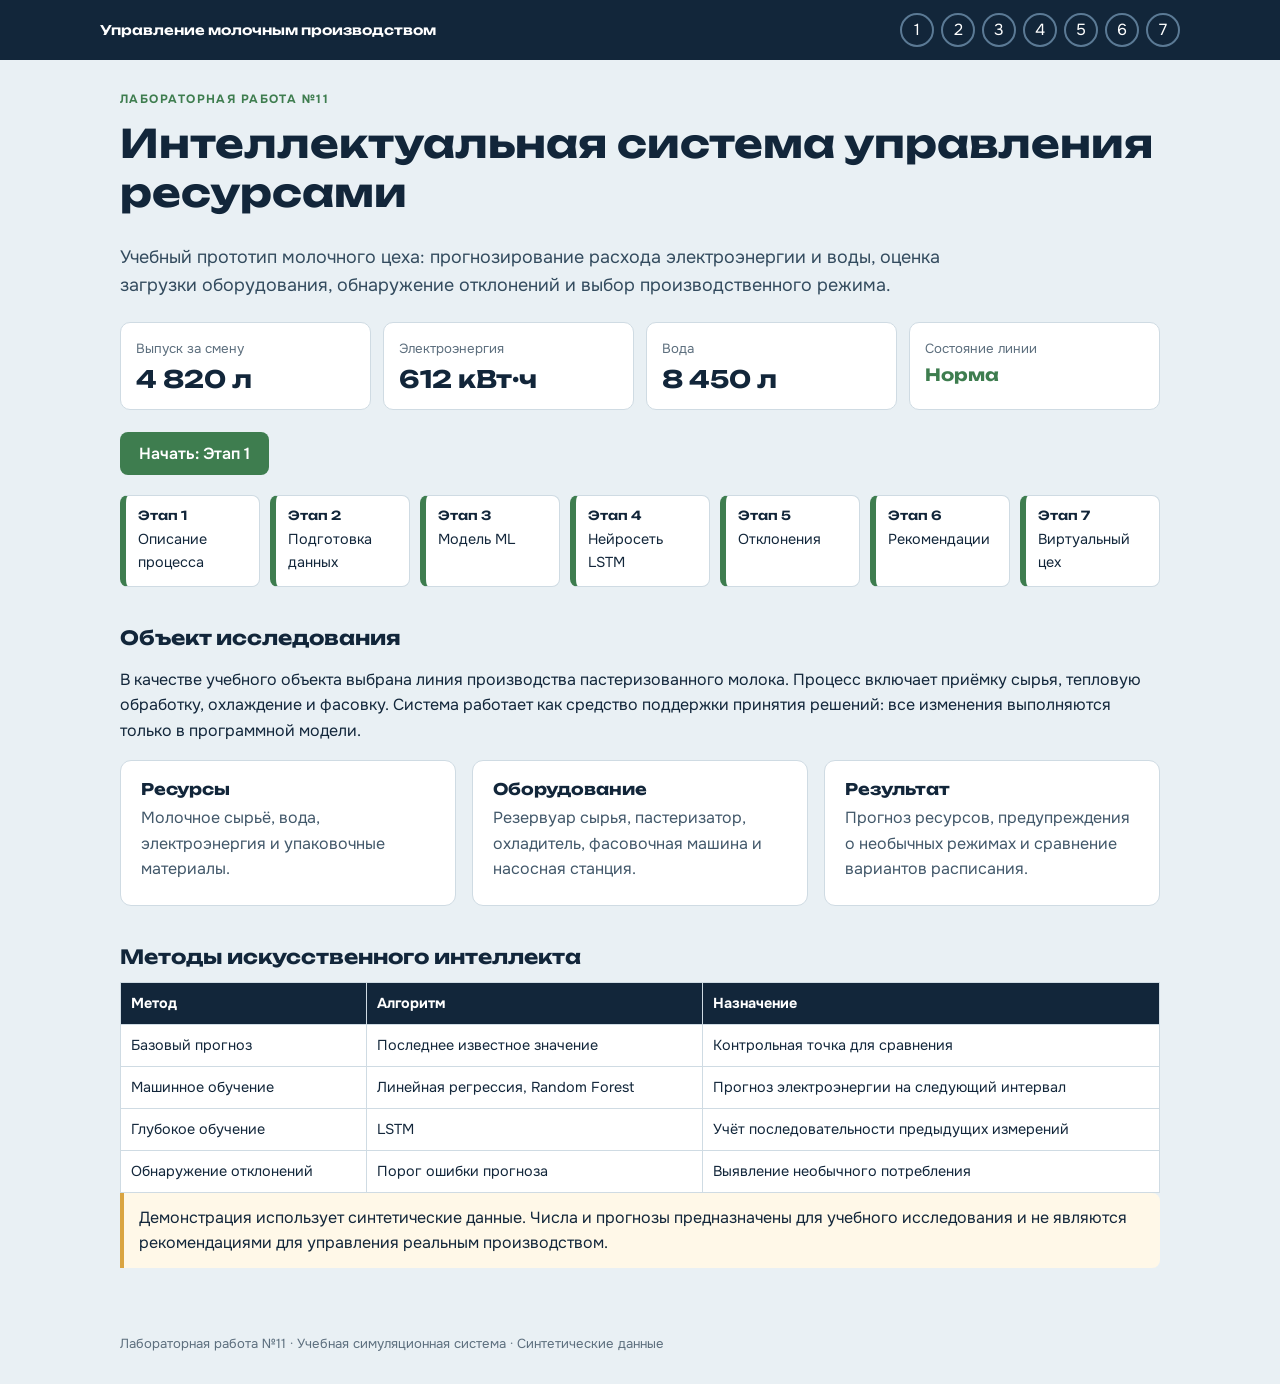
<file: index.html>
<!doctype html><html lang="ru"><head><meta charset="utf-8"><meta name="viewport" content="width=device-width,initial-scale=1"><title>Интеллектуальное управление молочным производством</title><link rel="preconnect" href="https://fonts.googleapis.com"><link rel="stylesheet" href="https://fonts.googleapis.com/css2?family=Onest:wght@400;600;700&family=Unbounded:wght@500;700&display=swap&subset=cyrillic"><link rel="stylesheet" href="style.css"></head><body><header class="top"><nav class="steps" aria-label="Этапы"><a class="home" href="index.html">Управление молочным производством</a><a class="s" href="stage1.html" title="Процесс">1</a><a class="s" href="stage2.html" title="Данные">2</a><a class="s" href="stage3.html" title="ML">3</a><a class="s" href="stage4.html" title="LSTM">4</a><a class="s" href="stage5.html" title="Отклонения">5</a><a class="s" href="stage6.html" title="Рекомендации">6</a><a class="s" href="stage7.html" title="Виртуальный цех">7</a></nav></header><main><div class="eyebrow">Лабораторная работа №11</div><h1>Интеллектуальная система управления ресурсами</h1><p class="lead">Учебный прототип молочного цеха: прогнозирование расхода электроэнергии и воды, оценка загрузки оборудования, обнаружение отклонений и выбор производственного режима.</p>
<div class="kpis"><div class="kpi"><span>Выпуск за смену</span><strong>4 820 л</strong></div><div class="kpi"><span>Электроэнергия</span><strong>612 кВт·ч</strong></div><div class="kpi"><span>Вода</span><strong>8 450 л</strong></div><div class="kpi"><span>Состояние линии</span><strong style="font-size:1.05rem;color:#3E7D4F">Норма</strong></div></div>
<a class="btn" href="stage1.html">Начать: Этап 1</a>
<div class="map"><a href="stage1.html"><b>Этап 1</b>Описание процесса</a><a href="stage2.html"><b>Этап 2</b>Подготовка данных</a><a href="stage3.html"><b>Этап 3</b>Модель ML</a><a href="stage4.html"><b>Этап 4</b>Нейросеть LSTM</a><a href="stage5.html"><b>Этап 5</b>Отклонения</a><a href="stage6.html"><b>Этап 6</b>Рекомендации</a><a href="stage7.html"><b>Этап 7</b>Виртуальный цех</a></div>
<h2>Объект исследования</h2><p>В качестве учебного объекта выбрана линия производства пастеризованного молока. Процесс включает приёмку сырья, тепловую обработку, охлаждение и фасовку. Система работает как средство поддержки принятия решений: все изменения выполняются только в программной модели.</p>
<div class="grid"><div class="box"><h3>Ресурсы</h3><p>Молочное сырьё, вода, электроэнергия и упаковочные материалы.</p></div><div class="box"><h3>Оборудование</h3><p>Резервуар сырья, пастеризатор, охладитель, фасовочная машина и насосная станция.</p></div><div class="box"><h3>Результат</h3><p>Прогноз ресурсов, предупреждения о необычных режимах и сравнение вариантов расписания.</p></div></div>
<h2>Методы искусственного интеллекта</h2><div class="scroll"><table class="tbl"><tr><th>Метод</th><th>Алгоритм</th><th>Назначение</th></tr><tr><td>Базовый прогноз</td><td>Последнее известное значение</td><td>Контрольная точка для сравнения</td></tr><tr><td>Машинное обучение</td><td>Линейная регрессия, Random Forest</td><td>Прогноз электроэнергии на следующий интервал</td></tr><tr><td>Глубокое обучение</td><td>LSTM</td><td>Учёт последовательности предыдущих измерений</td></tr><tr><td>Обнаружение отклонений</td><td>Порог ошибки прогноза</td><td>Выявление необычного потребления</td></tr></table></div>
<div class="note">Демонстрация использует синтетические данные. Числа и прогнозы предназначены для учебного исследования и не являются рекомендациями для управления реальным производством.</div>
</main><footer>Лабораторная работа №11 · Учебная симуляционная система · Синтетические данные</footer><script src="app.js"></script></body></html>
</file>
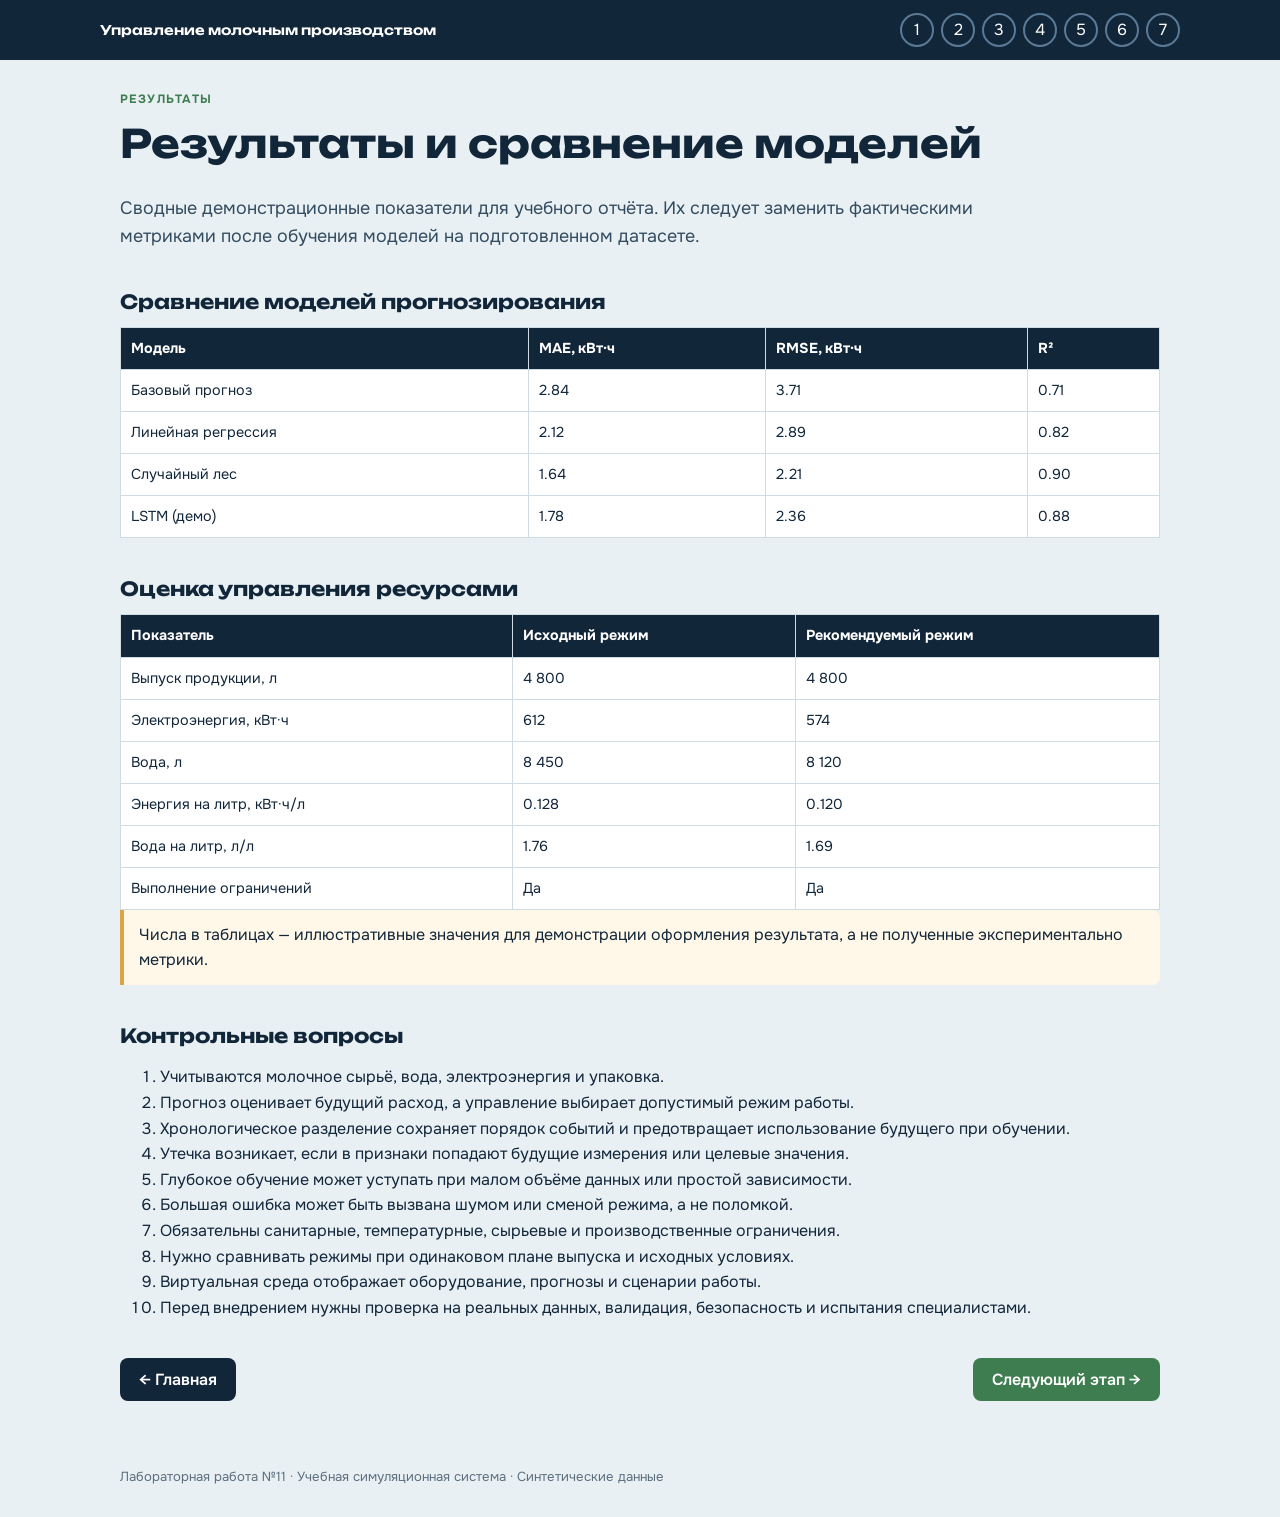
<file: results.html>
<!doctype html><html lang="ru"><head><meta charset="utf-8"><meta name="viewport" content="width=device-width,initial-scale=1"><title>Результаты эксперимента</title><link rel="preconnect" href="https://fonts.googleapis.com"><link rel="stylesheet" href="https://fonts.googleapis.com/css2?family=Onest:wght@400;600;700&family=Unbounded:wght@500;700&display=swap&subset=cyrillic"><link rel="stylesheet" href="style.css"></head><body><header class="top"><nav class="steps" aria-label="Этапы"><a class="home" href="index.html">Управление молочным производством</a><a class="s " href="stage1.html" title="Процесс">1</a><a class="s " href="stage2.html" title="Данные">2</a><a class="s " href="stage3.html" title="ML">3</a><a class="s " href="stage4.html" title="LSTM">4</a><a class="s " href="stage5.html" title="Отклонения">5</a><a class="s " href="stage6.html" title="Рекомендации">6</a><a class="s " href="stage7.html" title="Виртуальный цех">7</a></nav></header><main><div class="eyebrow">Результаты</div><h1>Результаты и сравнение моделей</h1><p class="lead">Сводные демонстрационные показатели для учебного отчёта. Их следует заменить фактическими метриками после обучения моделей на подготовленном датасете.</p>
<h2>Сравнение моделей прогнозирования</h2><div class="scroll"><table class="tbl"><tr><th>Модель</th><th>MAE, кВт·ч</th><th>RMSE, кВт·ч</th><th>R²</th></tr><tr><td>Базовый прогноз</td><td>2.84</td><td>3.71</td><td>0.71</td></tr><tr><td>Линейная регрессия</td><td>2.12</td><td>2.89</td><td>0.82</td></tr><tr><td>Случайный лес</td><td>1.64</td><td>2.21</td><td>0.90</td></tr><tr><td>LSTM (демо)</td><td>1.78</td><td>2.36</td><td>0.88</td></tr></table></div>
<h2>Оценка управления ресурсами</h2><div class="scroll"><table class="tbl"><tr><th>Показатель</th><th>Исходный режим</th><th>Рекомендуемый режим</th></tr><tr><td>Выпуск продукции, л</td><td>4 800</td><td>4 800</td></tr><tr><td>Электроэнергия, кВт·ч</td><td>612</td><td>574</td></tr><tr><td>Вода, л</td><td>8 450</td><td>8 120</td></tr><tr><td>Энергия на литр, кВт·ч/л</td><td>0.128</td><td>0.120</td></tr><tr><td>Вода на литр, л/л</td><td>1.76</td><td>1.69</td></tr><tr><td>Выполнение ограничений</td><td>Да</td><td>Да</td></tr></table></div>
<div class="note">Числа в таблицах — иллюстративные значения для демонстрации оформления результата, а не полученные экспериментально метрики.</div>
<h2>Контрольные вопросы</h2><ol><li>Учитываются молочное сырьё, вода, электроэнергия и упаковка.</li><li>Прогноз оценивает будущий расход, а управление выбирает допустимый режим работы.</li><li>Хронологическое разделение сохраняет порядок событий и предотвращает использование будущего при обучении.</li><li>Утечка возникает, если в признаки попадают будущие измерения или целевые значения.</li><li>Глубокое обучение может уступать при малом объёме данных или простой зависимости.</li><li>Большая ошибка может быть вызвана шумом или сменой режима, а не поломкой.</li><li>Обязательны санитарные, температурные, сырьевые и производственные ограничения.</li><li>Нужно сравнивать режимы при одинаковом плане выпуска и исходных условиях.</li><li>Виртуальная среда отображает оборудование, прогнозы и сценарии работы.</li><li>Перед внедрением нужны проверка на реальных данных, валидация, безопасность и испытания специалистами.</li></ol>
<div class="nav"><a class="btn alt" href="index.html">← Главная</a><a class="btn" href="stage1.html">Следующий этап →</a></div></main><footer>Лабораторная работа №11 · Учебная симуляционная система · Синтетические данные</footer><script src="app.js"></script></body></html>
</file>
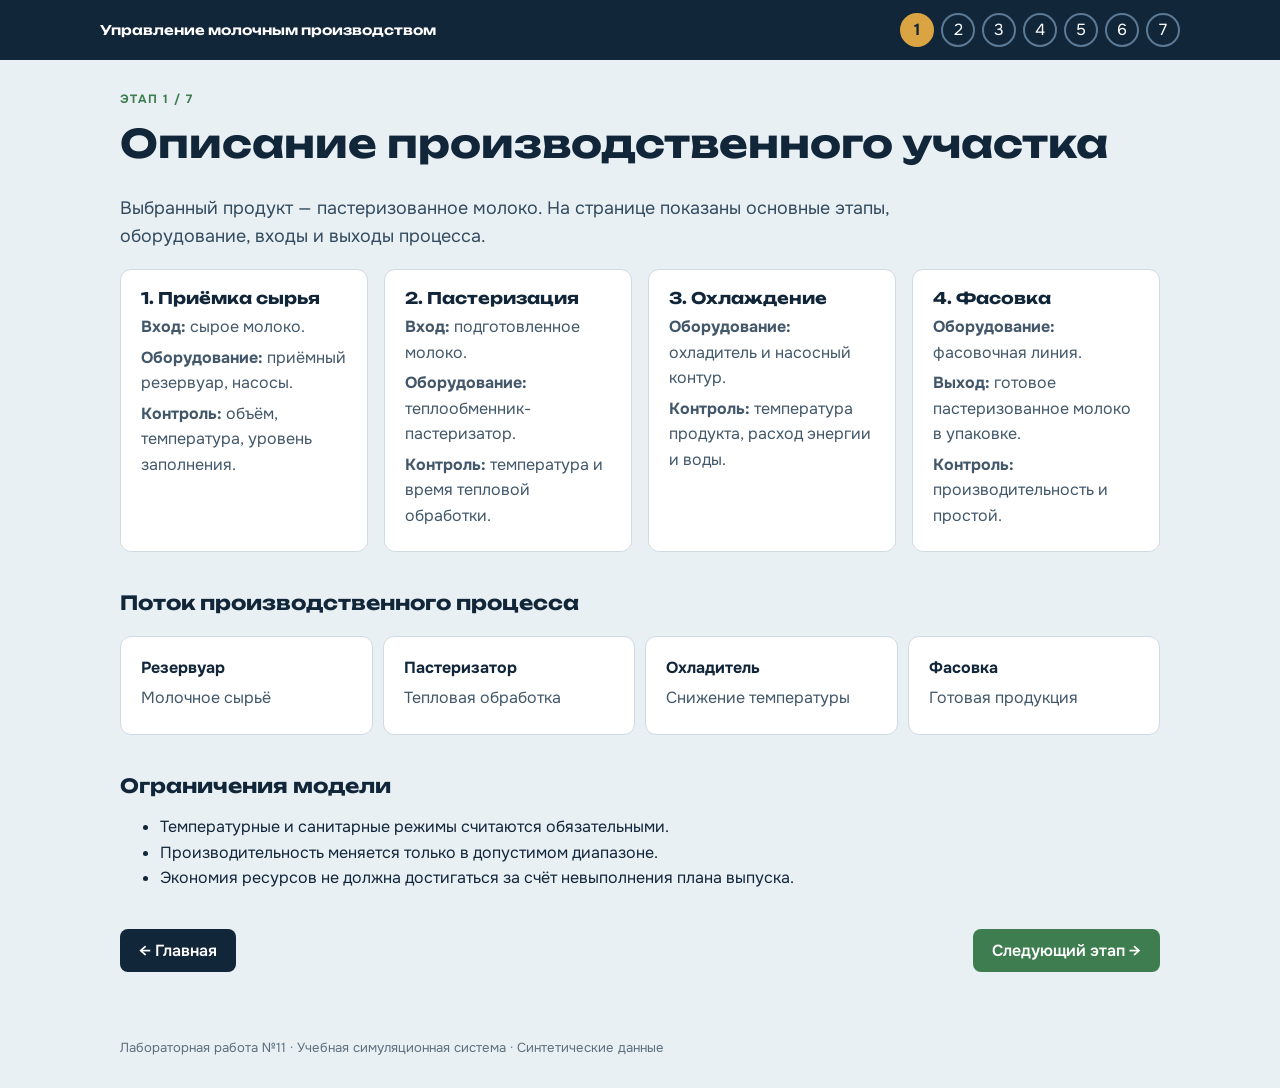
<file: stage1.html>
<!doctype html><html lang="ru"><head><meta charset="utf-8"><meta name="viewport" content="width=device-width,initial-scale=1"><title>Этап 1 — Производственный процесс</title><link rel="preconnect" href="https://fonts.googleapis.com"><link rel="stylesheet" href="https://fonts.googleapis.com/css2?family=Onest:wght@400;600;700&family=Unbounded:wght@500;700&display=swap&subset=cyrillic"><link rel="stylesheet" href="style.css"></head><body><header class="top"><nav class="steps" aria-label="Этапы"><a class="home" href="index.html">Управление молочным производством</a><a class="s on" href="stage1.html" title="Процесс">1</a><a class="s " href="stage2.html" title="Данные">2</a><a class="s " href="stage3.html" title="ML">3</a><a class="s " href="stage4.html" title="LSTM">4</a><a class="s " href="stage5.html" title="Отклонения">5</a><a class="s " href="stage6.html" title="Рекомендации">6</a><a class="s " href="stage7.html" title="Виртуальный цех">7</a></nav></header><main><div class="eyebrow">Этап 1 / 7</div><h1>Описание производственного участка</h1><p class="lead">Выбранный продукт — пастеризованное молоко. На странице показаны основные этапы, оборудование, входы и выходы процесса.</p>
<div class="grid"><div class="box"><h3>1. Приёмка сырья</h3><p><b>Вход:</b> сырое молоко.</p><p><b>Оборудование:</b> приёмный резервуар, насосы.</p><p><b>Контроль:</b> объём, температура, уровень заполнения.</p></div><div class="box"><h3>2. Пастеризация</h3><p><b>Вход:</b> подготовленное молоко.</p><p><b>Оборудование:</b> теплообменник-пастеризатор.</p><p><b>Контроль:</b> температура и время тепловой обработки.</p></div><div class="box"><h3>3. Охлаждение</h3><p><b>Оборудование:</b> охладитель и насосный контур.</p><p><b>Контроль:</b> температура продукта, расход энергии и воды.</p></div><div class="box"><h3>4. Фасовка</h3><p><b>Оборудование:</b> фасовочная линия.</p><p><b>Выход:</b> готовое пастеризованное молоко в упаковке.</p><p><b>Контроль:</b> производительность и простой.</p></div></div>
<h2>Поток производственного процесса</h2><div class="map"><div class="box"><b>Резервуар</b><p>Молочное сырьё</p></div><div class="box"><b>Пастеризатор</b><p>Тепловая обработка</p></div><div class="box"><b>Охладитель</b><p>Снижение температуры</p></div><div class="box"><b>Фасовка</b><p>Готовая продукция</p></div></div>
<h2>Ограничения модели</h2><ul><li>Температурные и санитарные режимы считаются обязательными.</li><li>Производительность меняется только в допустимом диапазоне.</li><li>Экономия ресурсов не должна достигаться за счёт невыполнения плана выпуска.</li></ul>
<div class="nav"><a class="btn alt" href="index.html">← Главная</a><a class="btn" href="stage2.html">Следующий этап →</a></div></main><footer>Лабораторная работа №11 · Учебная симуляционная система · Синтетические данные</footer><script src="app.js"></script></body></html>
</file>
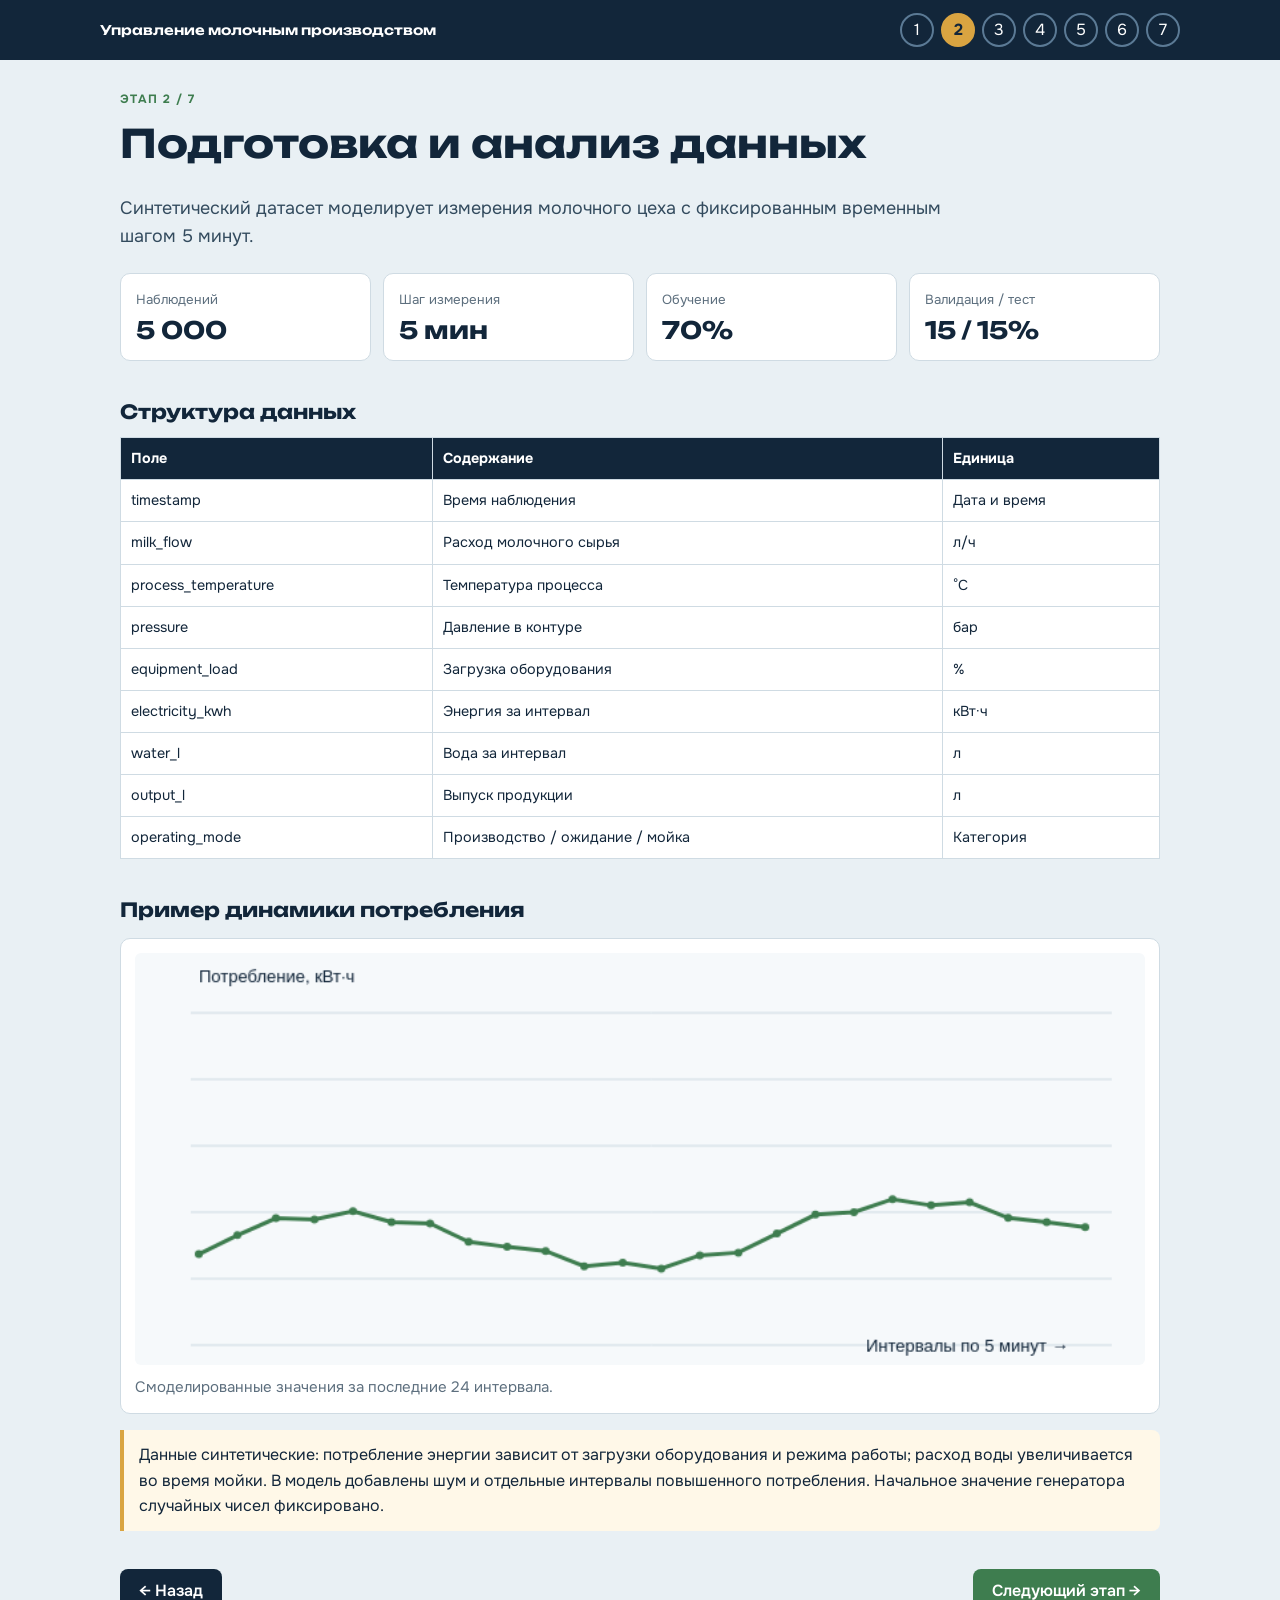
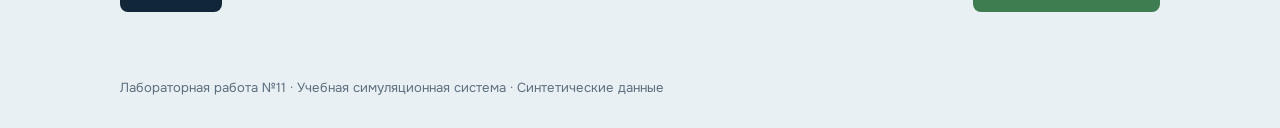
<file: stage2.html>
<!doctype html><html lang="ru"><head><meta charset="utf-8"><meta name="viewport" content="width=device-width,initial-scale=1"><title>Этап 2 — Подготовка данных</title><link rel="preconnect" href="https://fonts.googleapis.com"><link rel="stylesheet" href="https://fonts.googleapis.com/css2?family=Onest:wght@400;600;700&family=Unbounded:wght@500;700&display=swap&subset=cyrillic"><link rel="stylesheet" href="style.css"></head><body><header class="top"><nav class="steps" aria-label="Этапы"><a class="home" href="index.html">Управление молочным производством</a><a class="s " href="stage1.html" title="Процесс">1</a><a class="s on" href="stage2.html" title="Данные">2</a><a class="s " href="stage3.html" title="ML">3</a><a class="s " href="stage4.html" title="LSTM">4</a><a class="s " href="stage5.html" title="Отклонения">5</a><a class="s " href="stage6.html" title="Рекомендации">6</a><a class="s " href="stage7.html" title="Виртуальный цех">7</a></nav></header><main><div class="eyebrow">Этап 2 / 7</div><h1>Подготовка и анализ данных</h1><p class="lead">Синтетический датасет моделирует измерения молочного цеха с фиксированным временным шагом 5 минут.</p>
<div class="kpis"><div class="kpi"><span>Наблюдений</span><strong>5 000</strong></div><div class="kpi"><span>Шаг измерения</span><strong>5 мин</strong></div><div class="kpi"><span>Обучение</span><strong>70%</strong></div><div class="kpi"><span>Валидация / тест</span><strong>15 / 15%</strong></div></div>
<h2>Структура данных</h2><div class="scroll"><table class="tbl"><tr><th>Поле</th><th>Содержание</th><th>Единица</th></tr><tr><td>timestamp</td><td>Время наблюдения</td><td>Дата и время</td></tr><tr><td>milk_flow</td><td>Расход молочного сырья</td><td>л/ч</td></tr><tr><td>process_temperature</td><td>Температура процесса</td><td>°C</td></tr><tr><td>pressure</td><td>Давление в контуре</td><td>бар</td></tr><tr><td>equipment_load</td><td>Загрузка оборудования</td><td>%</td></tr><tr><td>electricity_kwh</td><td>Энергия за интервал</td><td>кВт·ч</td></tr><tr><td>water_l</td><td>Вода за интервал</td><td>л</td></tr><tr><td>output_l</td><td>Выпуск продукции</td><td>л</td></tr><tr><td>operating_mode</td><td>Производство / ожидание / мойка</td><td>Категория</td></tr></table></div>
<h2>Пример динамики потребления</h2><figure><canvas id="chart" width="760" height="310"></canvas><div class="out">Смоделированные значения за последние 24 интервала.</div></figure>
<div class="note">Данные синтетические: потребление энергии зависит от загрузки оборудования и режима работы; расход воды увеличивается во время мойки. В модель добавлены шум и отдельные интервалы повышенного потребления. Начальное значение генератора случайных чисел фиксировано.</div>
<div class="nav"><a class="btn alt" href="stage1.html">← Назад</a><a class="btn" href="stage3.html">Следующий этап →</a></div></main><footer>Лабораторная работа №11 · Учебная симуляционная система · Синтетические данные</footer><script src="app.js"></script></body></html>
</file>
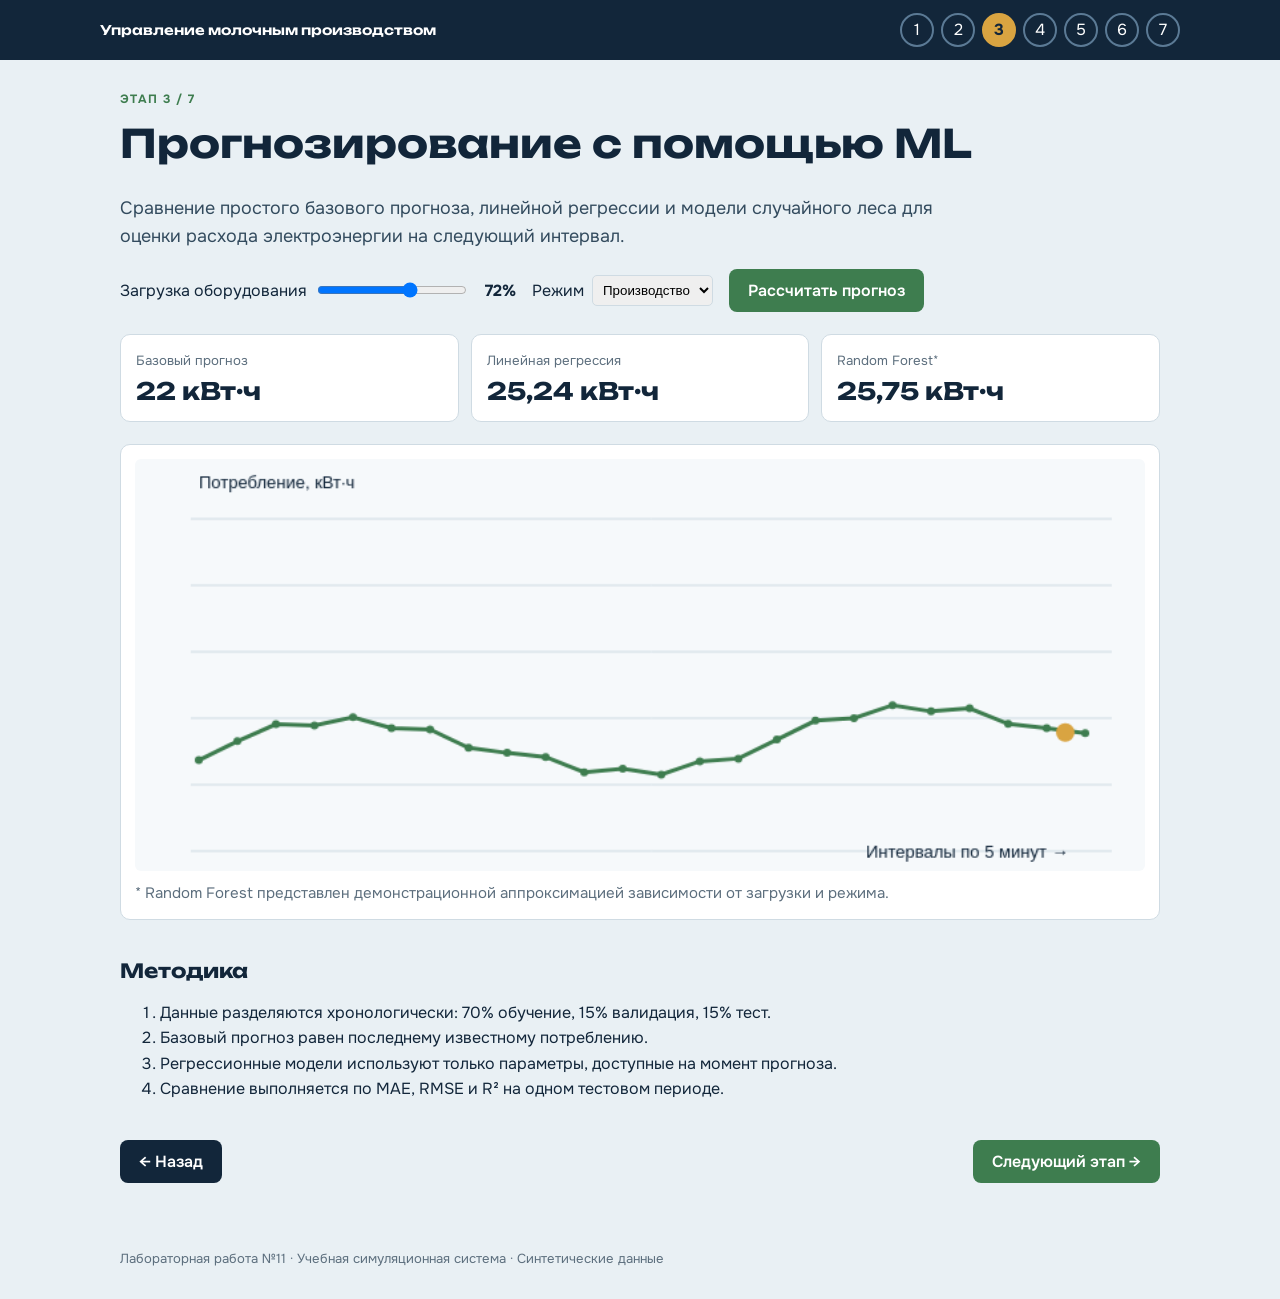
<file: stage3.html>
<!doctype html><html lang="ru"><head><meta charset="utf-8"><meta name="viewport" content="width=device-width,initial-scale=1"><title>Этап 3 — Машинное обучение</title><link rel="preconnect" href="https://fonts.googleapis.com"><link rel="stylesheet" href="https://fonts.googleapis.com/css2?family=Onest:wght@400;600;700&family=Unbounded:wght@500;700&display=swap&subset=cyrillic"><link rel="stylesheet" href="style.css"></head><body><header class="top"><nav class="steps" aria-label="Этапы"><a class="home" href="index.html">Управление молочным производством</a><a class="s " href="stage1.html" title="Процесс">1</a><a class="s " href="stage2.html" title="Данные">2</a><a class="s on" href="stage3.html" title="ML">3</a><a class="s " href="stage4.html" title="LSTM">4</a><a class="s " href="stage5.html" title="Отклонения">5</a><a class="s " href="stage6.html" title="Рекомендации">6</a><a class="s " href="stage7.html" title="Виртуальный цех">7</a></nav></header><main><div class="eyebrow">Этап 3 / 7</div><h1>Прогнозирование с помощью ML</h1><p class="lead">Сравнение простого базового прогноза, линейной регрессии и модели случайного леса для оценки расхода электроэнергии на следующий интервал.</p>
<div class="ctl"><label>Загрузка оборудования <input name="load" type="range" min="20" max="100" value="72"></label><b id="loadVal">72%</b><label>Режим <select name="mode"><option value="1">Производство</option><option value=".25">Ожидание</option><option value="1.35">Мойка</option></select></label><button class="btn" id="predict">Рассчитать прогноз</button></div>
<div class="kpis"><div class="kpi"><span>Базовый прогноз</span><strong id="base">—</strong></div><div class="kpi"><span>Линейная регрессия</span><strong id="linear">—</strong></div><div class="kpi"><span>Random Forest*</span><strong id="forest">—</strong></div></div>
<figure><canvas id="chart" width="760" height="310"></canvas><div class="out">* Random Forest представлен демонстрационной аппроксимацией зависимости от загрузки и режима.</div></figure>
<h2>Методика</h2><ol><li>Данные разделяются хронологически: 70% обучение, 15% валидация, 15% тест.</li><li>Базовый прогноз равен последнему известному потреблению.</li><li>Регрессионные модели используют только параметры, доступные на момент прогноза.</li><li>Сравнение выполняется по MAE, RMSE и R² на одном тестовом периоде.</li></ol>
<div class="nav"><a class="btn alt" href="stage2.html">← Назад</a><a class="btn" href="stage4.html">Следующий этап →</a></div></main><footer>Лабораторная работа №11 · Учебная симуляционная система · Синтетические данные</footer><script src="app.js"></script></body></html>
</file>
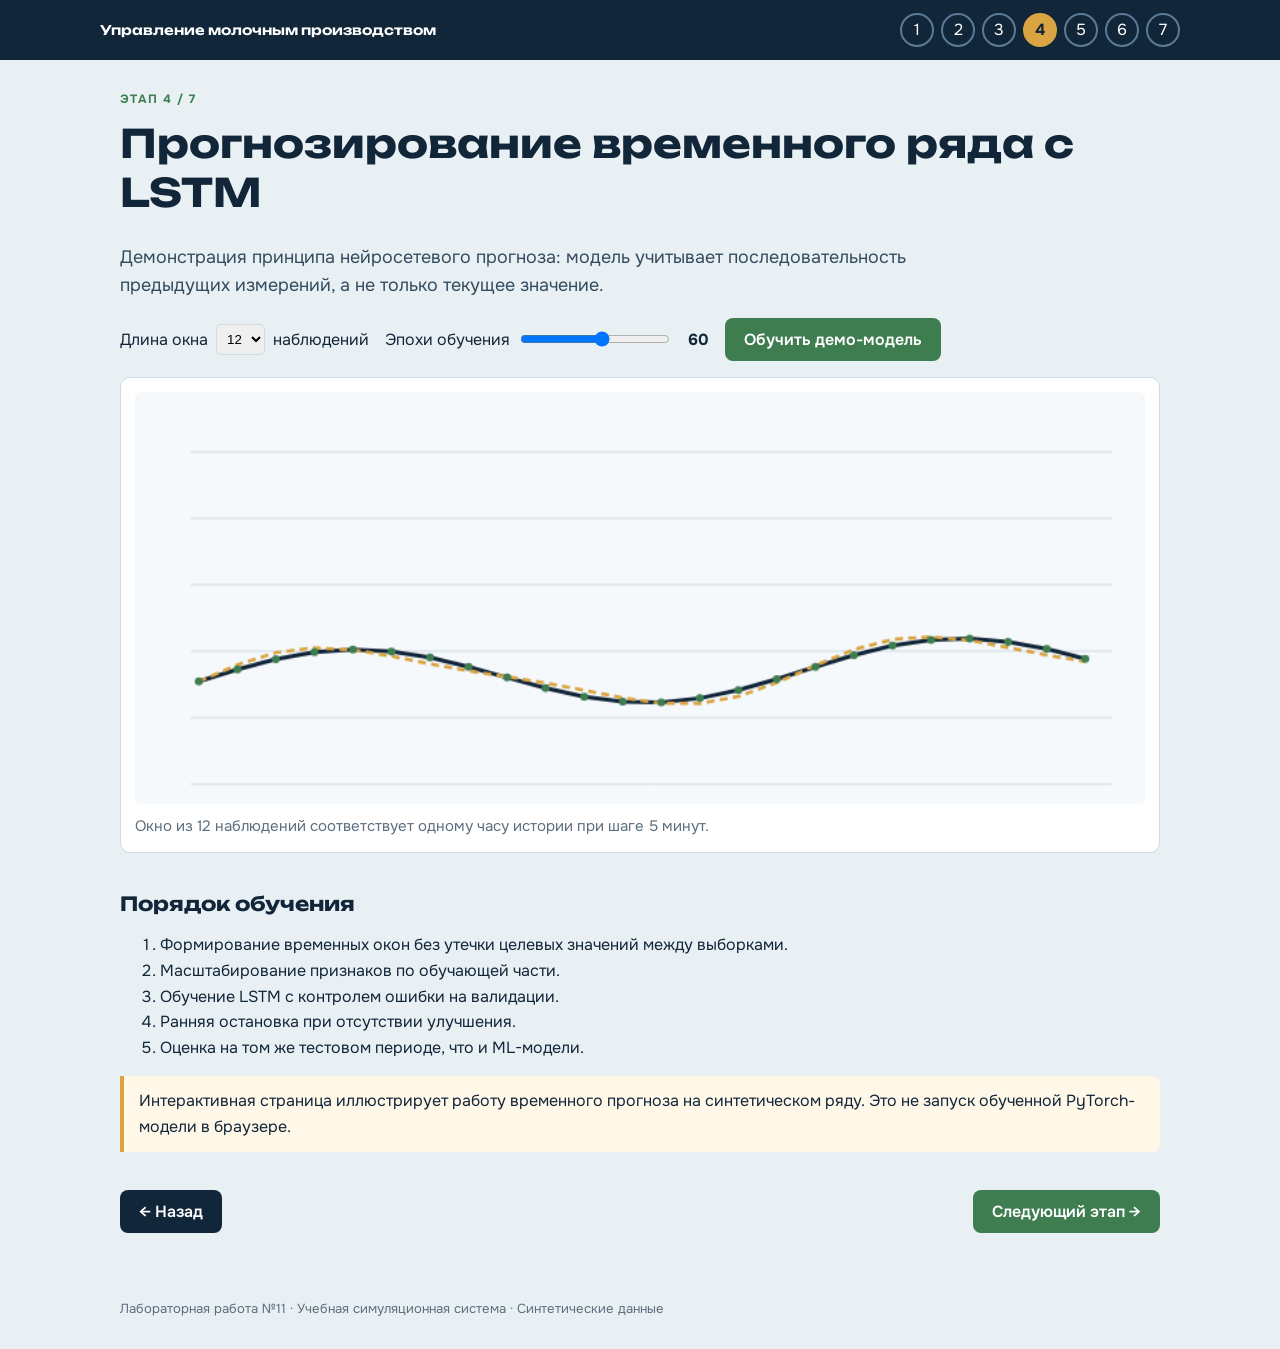
<file: stage4.html>
<!doctype html><html lang="ru"><head><meta charset="utf-8"><meta name="viewport" content="width=device-width,initial-scale=1"><title>Этап 4 — Нейросеть LSTM</title><link rel="preconnect" href="https://fonts.googleapis.com"><link rel="stylesheet" href="https://fonts.googleapis.com/css2?family=Onest:wght@400;600;700&family=Unbounded:wght@500;700&display=swap&subset=cyrillic"><link rel="stylesheet" href="style.css"></head><body><header class="top"><nav class="steps" aria-label="Этапы"><a class="home" href="index.html">Управление молочным производством</a><a class="s " href="stage1.html" title="Процесс">1</a><a class="s " href="stage2.html" title="Данные">2</a><a class="s " href="stage3.html" title="ML">3</a><a class="s on" href="stage4.html" title="LSTM">4</a><a class="s " href="stage5.html" title="Отклонения">5</a><a class="s " href="stage6.html" title="Рекомендации">6</a><a class="s " href="stage7.html" title="Виртуальный цех">7</a></nav></header><main><div class="eyebrow">Этап 4 / 7</div><h1>Прогнозирование временного ряда с LSTM</h1><p class="lead">Демонстрация принципа нейросетевого прогноза: модель учитывает последовательность предыдущих измерений, а не только текущее значение.</p>
<div class="ctl"><label>Длина окна <select name="window"><option>6</option><option selected>12</option><option>24</option></select> наблюдений</label><label>Эпохи обучения <input name="epochs" type="range" min="10" max="100" value="60"></label><b id="epochVal">60</b><button class="btn" id="train">Обучить демо-модель</button></div>
<figure><canvas id="chart" width="760" height="310"></canvas><div class="out" id="lstmOut">Окно из 12 наблюдений соответствует одному часу истории при шаге 5 минут.</div></figure>
<h2>Порядок обучения</h2><ol><li>Формирование временных окон без утечки целевых значений между выборками.</li><li>Масштабирование признаков по обучающей части.</li><li>Обучение LSTM с контролем ошибки на валидации.</li><li>Ранняя остановка при отсутствии улучшения.</li><li>Оценка на том же тестовом периоде, что и ML-модели.</li></ol>
<div class="note">Интерактивная страница иллюстрирует работу временного прогноза на синтетическом ряду. Это не запуск обученной PyTorch-модели в браузере.</div>
<div class="nav"><a class="btn alt" href="stage3.html">← Назад</a><a class="btn" href="stage5.html">Следующий этап →</a></div></main><footer>Лабораторная работа №11 · Учебная симуляционная система · Синтетические данные</footer><script src="app.js"></script></body></html>
</file>
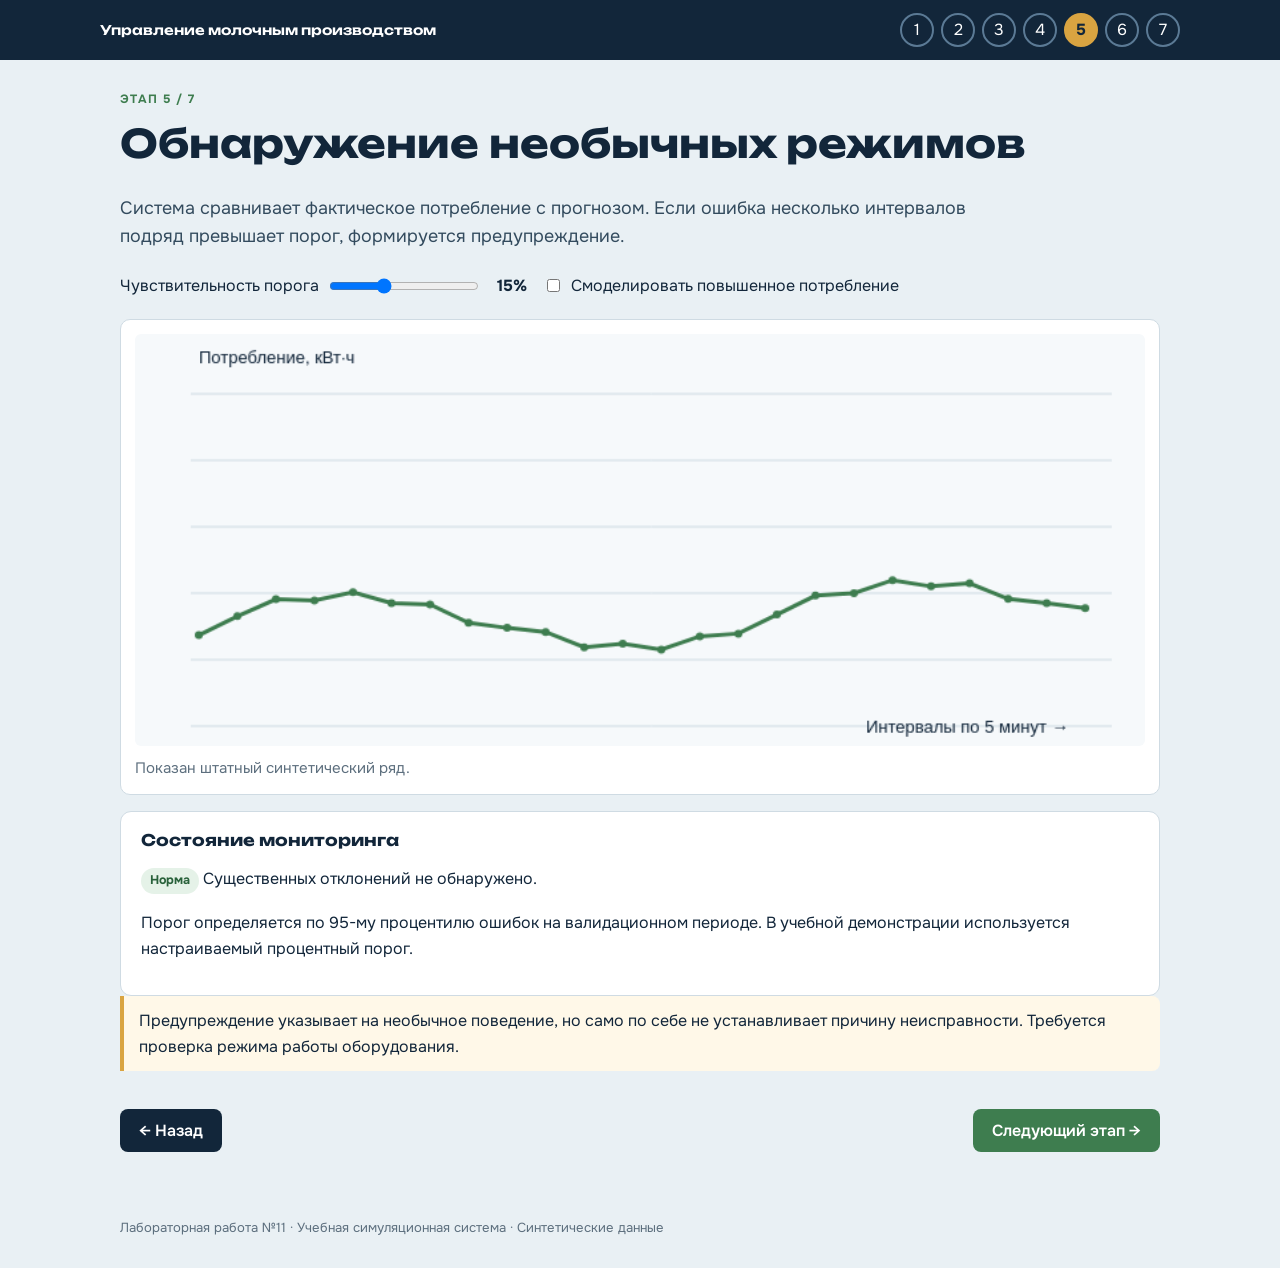
<file: stage5.html>
<!doctype html><html lang="ru"><head><meta charset="utf-8"><meta name="viewport" content="width=device-width,initial-scale=1"><title>Этап 5 — Обнаружение отклонений</title><link rel="preconnect" href="https://fonts.googleapis.com"><link rel="stylesheet" href="https://fonts.googleapis.com/css2?family=Onest:wght@400;600;700&family=Unbounded:wght@500;700&display=swap&subset=cyrillic"><link rel="stylesheet" href="style.css"></head><body><header class="top"><nav class="steps" aria-label="Этапы"><a class="home" href="index.html">Управление молочным производством</a><a class="s " href="stage1.html" title="Процесс">1</a><a class="s " href="stage2.html" title="Данные">2</a><a class="s " href="stage3.html" title="ML">3</a><a class="s " href="stage4.html" title="LSTM">4</a><a class="s on" href="stage5.html" title="Отклонения">5</a><a class="s " href="stage6.html" title="Рекомендации">6</a><a class="s " href="stage7.html" title="Виртуальный цех">7</a></nav></header><main><div class="eyebrow">Этап 5 / 7</div><h1>Обнаружение необычных режимов</h1><p class="lead">Система сравнивает фактическое потребление с прогнозом. Если ошибка несколько интервалов подряд превышает порог, формируется предупреждение.</p>
<div class="ctl"><label>Чувствительность порога <input name="threshold" type="range" min="5" max="35" value="15"></label><b id="thresholdVal">15%</b><label><input name="anomaly" type="checkbox"> Смоделировать повышенное потребление</label></div>
<figure><canvas id="chart" width="760" height="310"></canvas><div class="out" id="anomalyOut"></div></figure>
<div class="panel"><h3>Состояние мониторинга</h3><p id="alert"><span class="status">Норма</span> Существенных отклонений не обнаружено.</p><p>Порог определяется по 95-му процентилю ошибок на валидационном периоде. В учебной демонстрации используется настраиваемый процентный порог.</p></div>
<div class="note">Предупреждение указывает на необычное поведение, но само по себе не устанавливает причину неисправности. Требуется проверка режима работы оборудования.</div>
<div class="nav"><a class="btn alt" href="stage4.html">← Назад</a><a class="btn" href="stage6.html">Следующий этап →</a></div></main><footer>Лабораторная работа №11 · Учебная симуляционная система · Синтетические данные</footer><script src="app.js"></script></body></html>
</file>
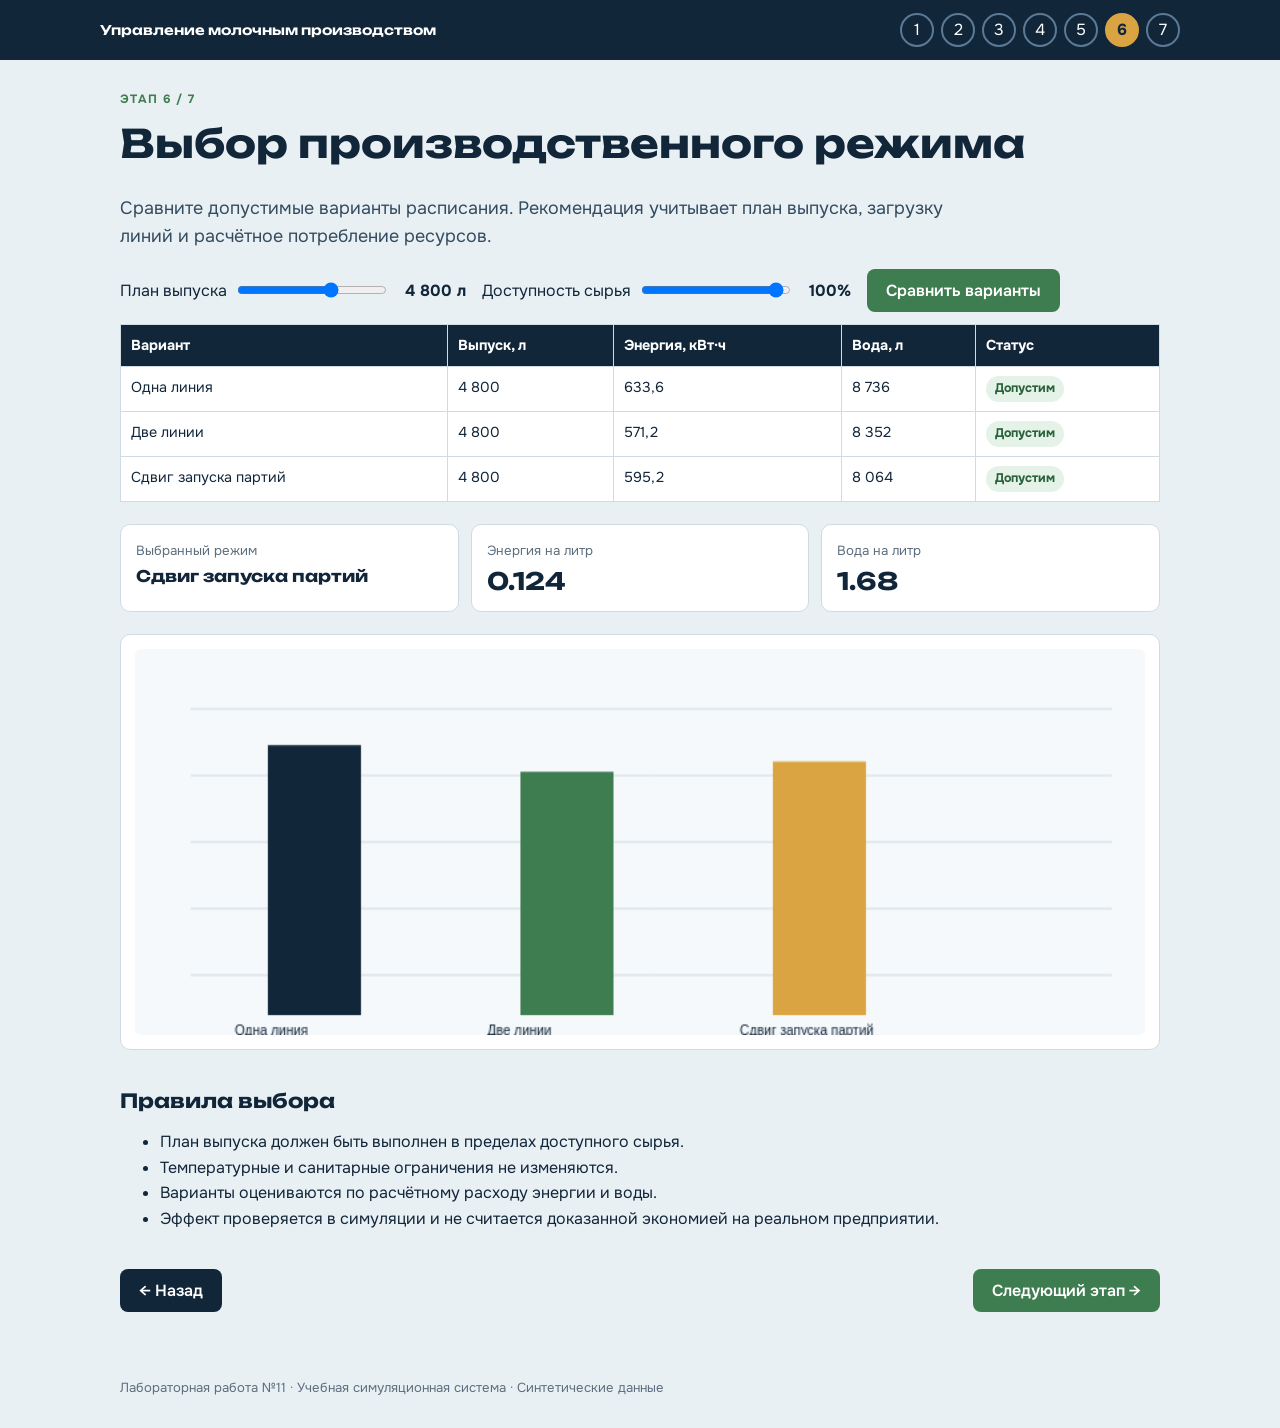
<file: stage6.html>
<!doctype html><html lang="ru"><head><meta charset="utf-8"><meta name="viewport" content="width=device-width,initial-scale=1"><title>Этап 6 — Рекомендации по ресурсам</title><link rel="preconnect" href="https://fonts.googleapis.com"><link rel="stylesheet" href="https://fonts.googleapis.com/css2?family=Onest:wght@400;600;700&family=Unbounded:wght@500;700&display=swap&subset=cyrillic"><link rel="stylesheet" href="style.css"></head><body><header class="top"><nav class="steps" aria-label="Этапы"><a class="home" href="index.html">Управление молочным производством</a><a class="s " href="stage1.html" title="Процесс">1</a><a class="s " href="stage2.html" title="Данные">2</a><a class="s " href="stage3.html" title="ML">3</a><a class="s " href="stage4.html" title="LSTM">4</a><a class="s " href="stage5.html" title="Отклонения">5</a><a class="s on" href="stage6.html" title="Рекомендации">6</a><a class="s " href="stage7.html" title="Виртуальный цех">7</a></nav></header><main><div class="eyebrow">Этап 6 / 7</div><h1>Выбор производственного режима</h1><p class="lead">Сравните допустимые варианты расписания. Рекомендация учитывает план выпуска, загрузку линий и расчётное потребление ресурсов.</p>
<div class="ctl"><label>План выпуска <input name="plan" type="range" min="2500" max="6000" step="100" value="4800"></label><b id="planVal">4 800 л</b><label>Доступность сырья <input name="raw" type="range" min="60" max="100" value="100"></label><b id="rawVal">100%</b><button class="btn" id="optimize">Сравнить варианты</button></div>
<div class="scroll"><table class="tbl" id="options"><tr><th>Вариант</th><th>Выпуск, л</th><th>Энергия, кВт·ч</th><th>Вода, л</th><th>Статус</th></tr></table></div>
<div class="kpis"><div class="kpi"><span>Выбранный режим</span><strong id="bestName" style="font-size:1rem">—</strong></div><div class="kpi"><span>Энергия на литр</span><strong id="energyPer">—</strong></div><div class="kpi"><span>Вода на литр</span><strong id="waterPer">—</strong></div></div>
<figure><canvas id="chart" width="760" height="290"></canvas></figure>
<h2>Правила выбора</h2><ul><li>План выпуска должен быть выполнен в пределах доступного сырья.</li><li>Температурные и санитарные ограничения не изменяются.</li><li>Варианты оцениваются по расчётному расходу энергии и воды.</li><li>Эффект проверяется в симуляции и не считается доказанной экономией на реальном предприятии.</li></ul>
<div class="nav"><a class="btn alt" href="stage5.html">← Назад</a><a class="btn" href="stage7.html">Следующий этап →</a></div></main><footer>Лабораторная работа №11 · Учебная симуляционная система · Синтетические данные</footer><script src="app.js"></script></body></html>
</file>
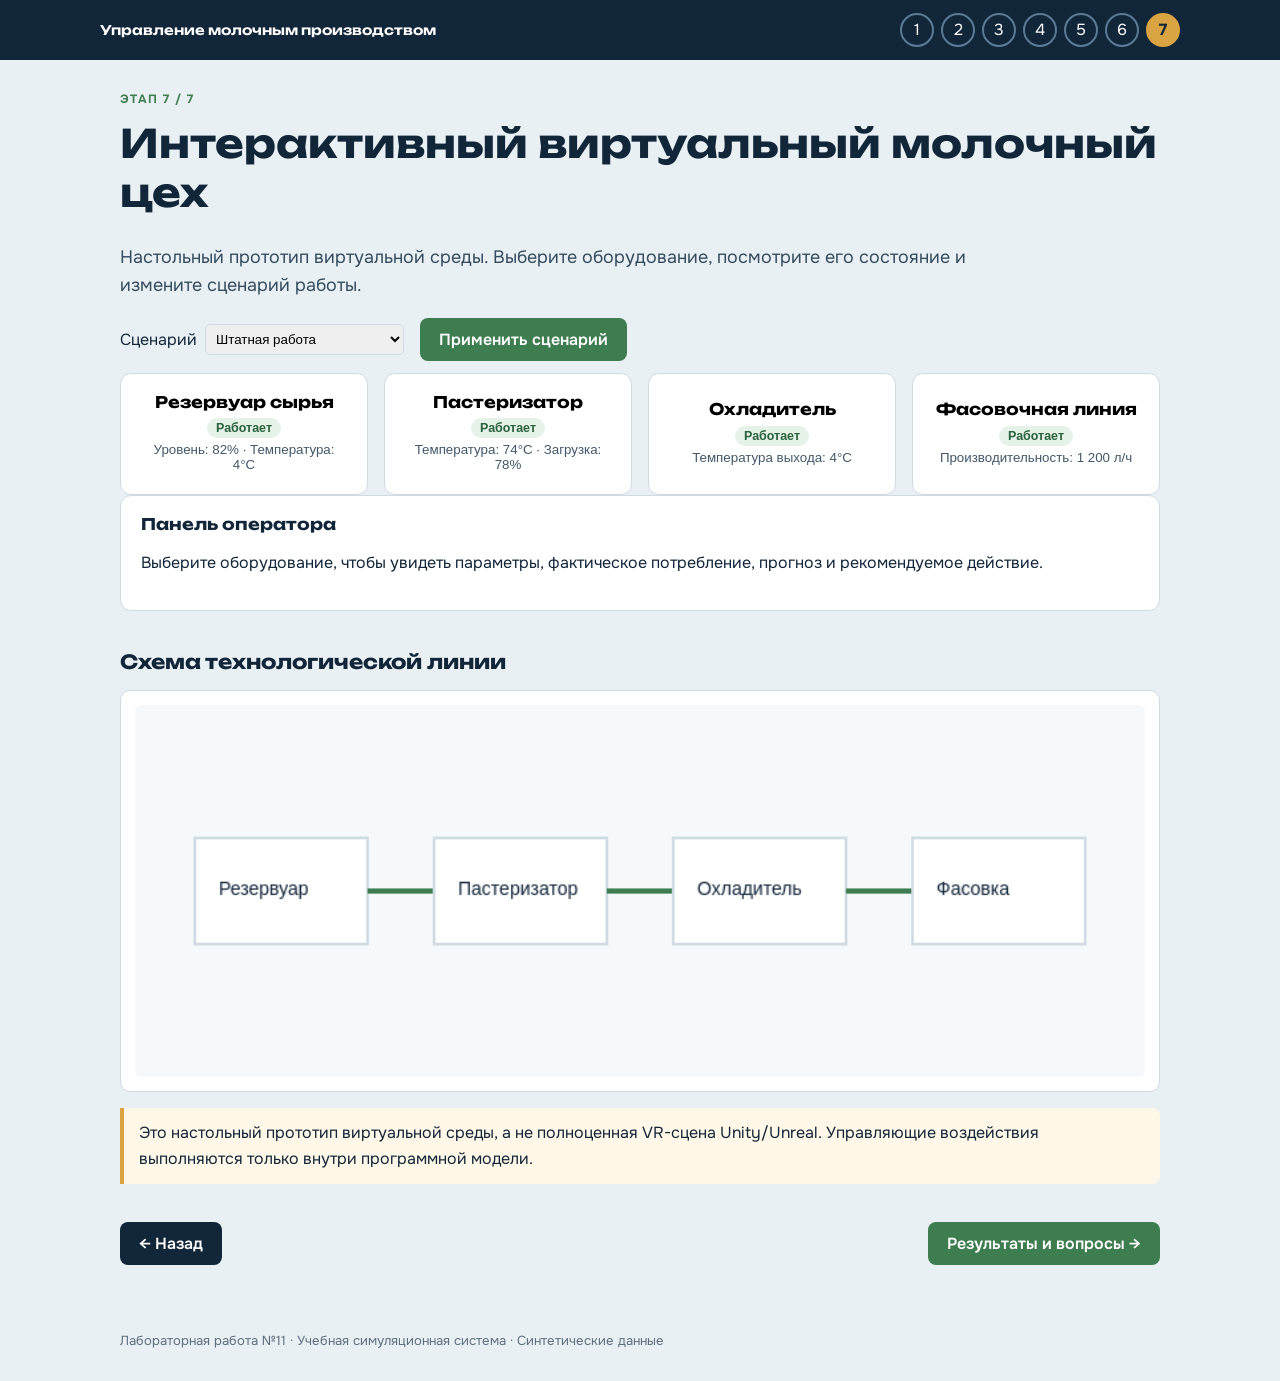
<file: stage7.html>
<!doctype html><html lang="ru"><head><meta charset="utf-8"><meta name="viewport" content="width=device-width,initial-scale=1"><title>Этап 7 — Виртуальный цех</title><link rel="preconnect" href="https://fonts.googleapis.com"><link rel="stylesheet" href="https://fonts.googleapis.com/css2?family=Onest:wght@400;600;700&family=Unbounded:wght@500;700&display=swap&subset=cyrillic"><link rel="stylesheet" href="style.css"></head><body><header class="top"><nav class="steps" aria-label="Этапы"><a class="home" href="index.html">Управление молочным производством</a><a class="s " href="stage1.html" title="Процесс">1</a><a class="s " href="stage2.html" title="Данные">2</a><a class="s " href="stage3.html" title="ML">3</a><a class="s " href="stage4.html" title="LSTM">4</a><a class="s " href="stage5.html" title="Отклонения">5</a><a class="s " href="stage6.html" title="Рекомендации">6</a><a class="s on" href="stage7.html" title="Виртуальный цех">7</a></nav></header><main><div class="eyebrow">Этап 7 / 7</div><h1>Интерактивный виртуальный молочный цех</h1><p class="lead">Настольный прототип виртуальной среды. Выберите оборудование, посмотрите его состояние и измените сценарий работы.</p>
<div class="ctl"><label>Сценарий <select name="scenario"><option value="normal">Штатная работа</option><option value="high">Повышенное потребление</option><option value="idle">Ожидание линии</option><option value="wash">Мойка</option></select></label><button class="btn" id="apply">Применить сценарий</button></div>
<div class="grid" id="machines"><button class="box machine" data-machine="tank"><h3>Резервуар сырья</h3><span class="status">Работает</span><p>Уровень: 82% · Температура: 4°C</p></button><button class="box machine" data-machine="pasteur"><h3>Пастеризатор</h3><span class="status">Работает</span><p>Температура: 74°C · Загрузка: 78%</p></button><button class="box machine" data-machine="cooler"><h3>Охладитель</h3><span class="status">Работает</span><p>Температура выхода: 4°C</p></button><button class="box machine" data-machine="filler"><h3>Фасовочная линия</h3><span class="status">Работает</span><p>Производительность: 1 200 л/ч</p></button></div>
<div class="panel" id="machineInfo"><h3>Панель оператора</h3><p>Выберите оборудование, чтобы увидеть параметры, фактическое потребление, прогноз и рекомендуемое действие.</p></div>
<h2>Схема технологической линии</h2><figure><canvas id="chart" width="760" height="280"></canvas></figure>
<div class="note">Это настольный прототип виртуальной среды, а не полноценная VR-сцена Unity/Unreal. Управляющие воздействия выполняются только внутри программной модели.</div>
<div class="nav"><a class="btn alt" href="stage6.html">← Назад</a><a class="btn" href="results.html">Результаты и вопросы →</a></div></main><footer>Лабораторная работа №11 · Учебная симуляционная система · Синтетические данные</footer><script src="app.js"></script></body></html>
</file>
<file: style.css>
:root{--ink:#12263A;--sky:#E9F0F4;--paper:#fff;--gold:#D9A441;--green:#3E7D4F;--red:#B5472F;--muted:#5d6f7e;--line:#cfdbe3}
*{box-sizing:border-box}html{scroll-behavior:smooth}body{margin:0;background:var(--sky);color:var(--ink);font:16px/1.6 Onest,system-ui,-apple-system,"Segoe UI",sans-serif}
h1,h2,h3{font-family:Unbounded,Onest,system-ui,sans-serif;line-height:1.25;margin:0 0 .65em}h1{font-size:clamp(1.55rem,4vw,2.45rem)}h2{font-size:1.22rem;margin-top:2em}h3{font-size:1rem}
a{color:inherit}header.top{background:var(--ink);color:white;padding:13px 20px}.steps{display:flex;gap:7px;flex-wrap:wrap;max-width:1080px;margin:auto;align-items:center}.steps a{color:white;text-decoration:none}.steps .home{font:600 .83rem Unbounded,sans-serif;margin-right:auto;max-width:390px}.steps a.s{width:34px;height:34px;border-radius:50%;display:grid;place-items:center;border:2px solid #5b7a95}.steps a.s.on,.steps a.s:hover{background:var(--gold);border-color:var(--gold);color:var(--ink);font-weight:700}
main{max-width:1080px;margin:auto;padding:30px 20px 65px}.lead{font-size:1.12rem;max-width:72ch;color:#334b5e}.eyebrow{font-size:.75rem;letter-spacing:.12em;text-transform:uppercase;color:var(--green);font-weight:700;margin-bottom:10px}
.grid{display:grid;grid-template-columns:repeat(auto-fit,minmax(240px,1fr));gap:16px}.box,.panel{background:var(--paper);border:1px solid var(--line);border-radius:11px;padding:18px 20px}.box h3{margin-bottom:.4em}.box p{margin:.3em 0;color:#42586a}.btn{display:inline-block;background:var(--green);color:#fff;text-decoration:none;border:0;border-radius:8px;padding:11px 19px;font:600 1rem Onest,sans-serif;cursor:pointer}.btn.alt{background:var(--ink)}.btn:hover{filter:brightness(1.1)}
.map{display:grid;grid-template-columns:repeat(auto-fit,minmax(130px,1fr));gap:10px;margin:20px 0}.map a{background:white;border:1px solid var(--line);border-left:6px solid var(--green);border-radius:8px;padding:12px;text-decoration:none;font-size:.9rem}.map a b{display:block;font:600 .78rem Unbounded,sans-serif;margin-bottom:5px}.map a:hover{border-left-color:var(--gold)}
.kpis{display:grid;grid-template-columns:repeat(auto-fit,minmax(150px,1fr));gap:12px;margin:22px 0}.kpi{background:#fff;border:1px solid var(--line);border-radius:10px;padding:15px}.kpi span{display:block;color:var(--muted);font-size:.83rem}.kpi strong{font:700 1.5rem Unbounded,sans-serif;display:block;margin-top:5px}
.tbl{width:100%;border-collapse:collapse;background:white;font-size:.9rem}.tbl th,.tbl td{border:1px solid var(--line);padding:9px 10px;text-align:left;vertical-align:top}.tbl th{background:var(--ink);color:white}.scroll{overflow-x:auto}
figure{margin:16px 0;background:white;border:1px solid var(--line);border-radius:10px;padding:14px}canvas{width:100%;height:auto;display:block;background:#f6f9fb;border-radius:6px}
.ctl{display:flex;gap:16px;flex-wrap:wrap;align-items:center;margin:12px 0}.ctl label{display:flex;gap:8px;align-items:center}.ctl input[type=range]{width:150px}.ctl select,.ctl input{padding:6px;border:1px solid var(--line);border-radius:5px}.out{margin-top:10px;color:var(--muted);font-size:.94rem}.out b{color:var(--ink)}.note{border-left:4px solid var(--gold);background:#fff8e8;padding:12px 15px;border-radius:0 8px 8px 0}.status{display:inline-block;padding:3px 9px;border-radius:20px;font-size:.78rem;font-weight:700;background:#e5f2e8;color:#28613a}.status.warn{background:#fff0df;color:#8a4b12}.status.bad{background:#f9e7e4;color:#963b2b}.nav{display:flex;justify-content:space-between;gap:12px;margin-top:38px;flex-wrap:wrap}
footer{max-width:1080px;margin:auto;padding:0 20px 30px;color:var(--muted);font-size:.82rem}
@media(max-width:560px){.steps .home{width:100%;margin-bottom:5px}.steps{justify-content:flex-start}main{padding:24px 14px 50px}.box,.panel{padding:15px}}
</file>
